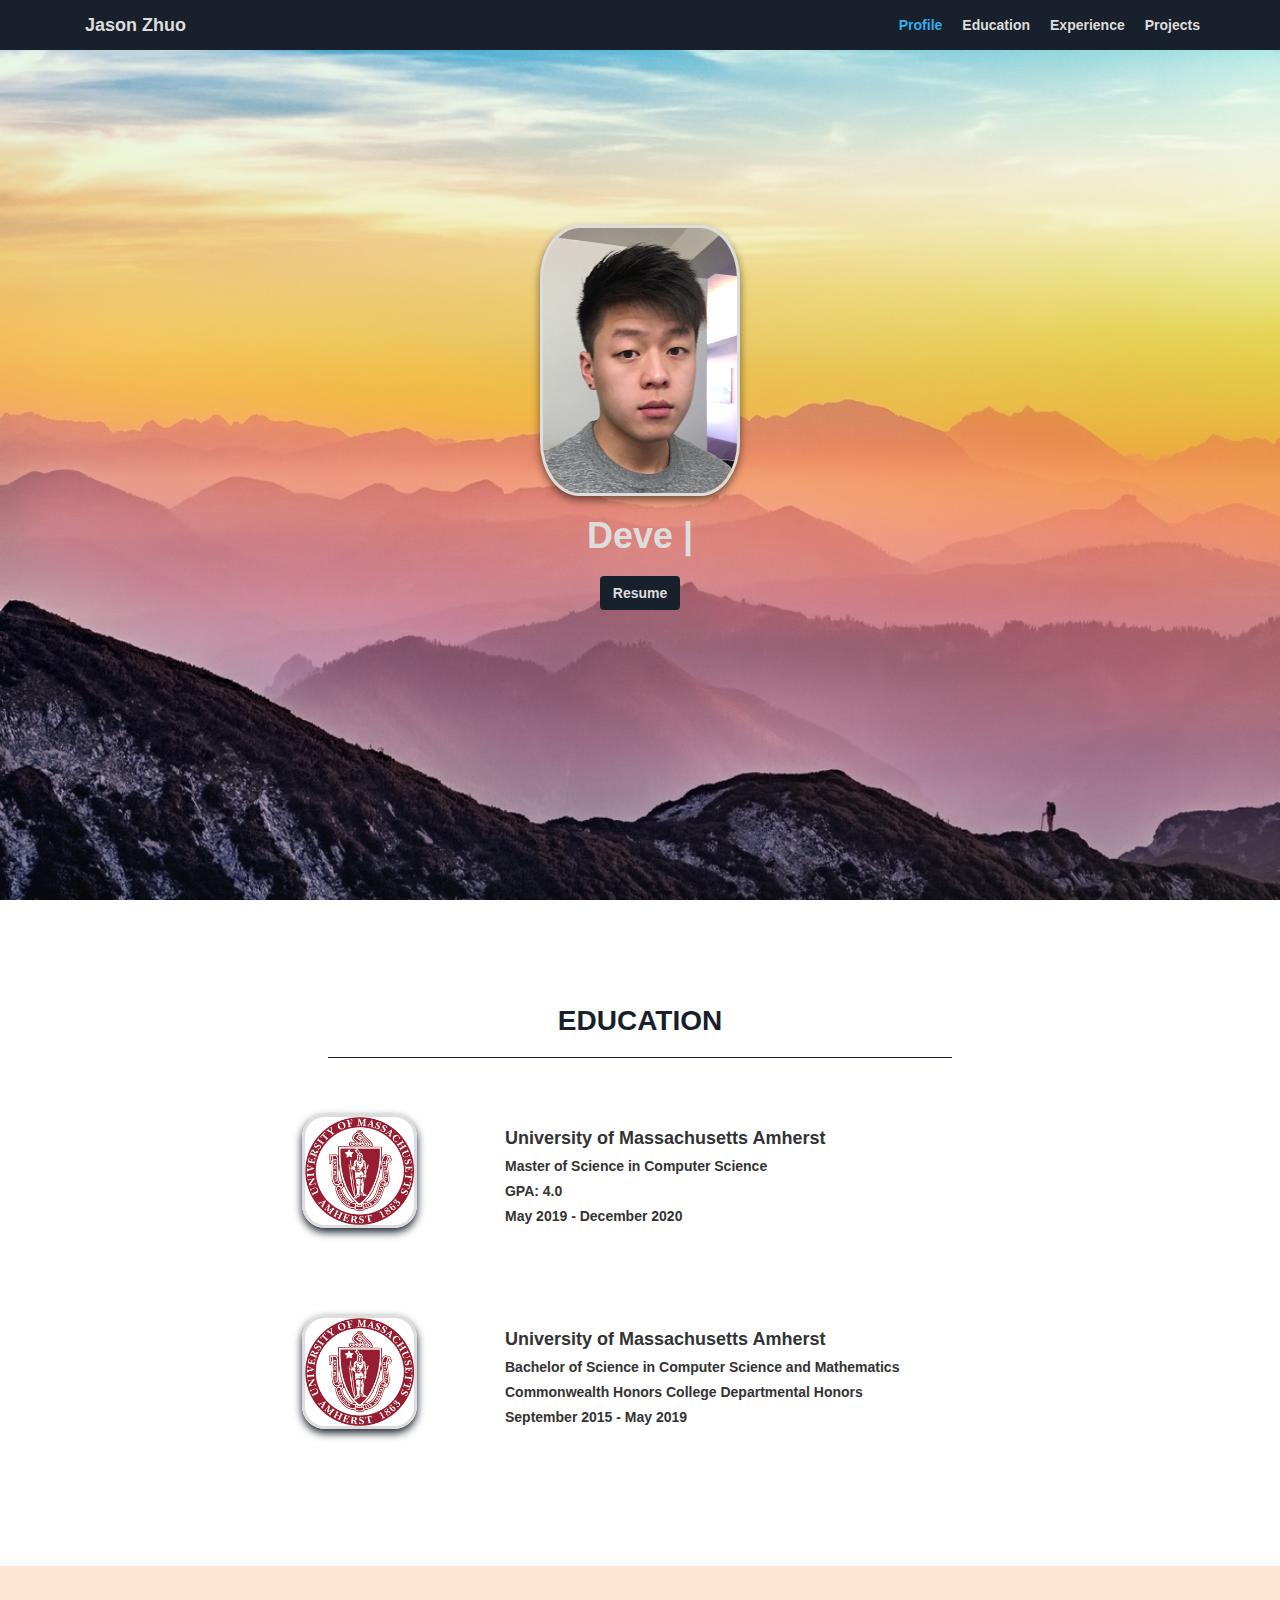
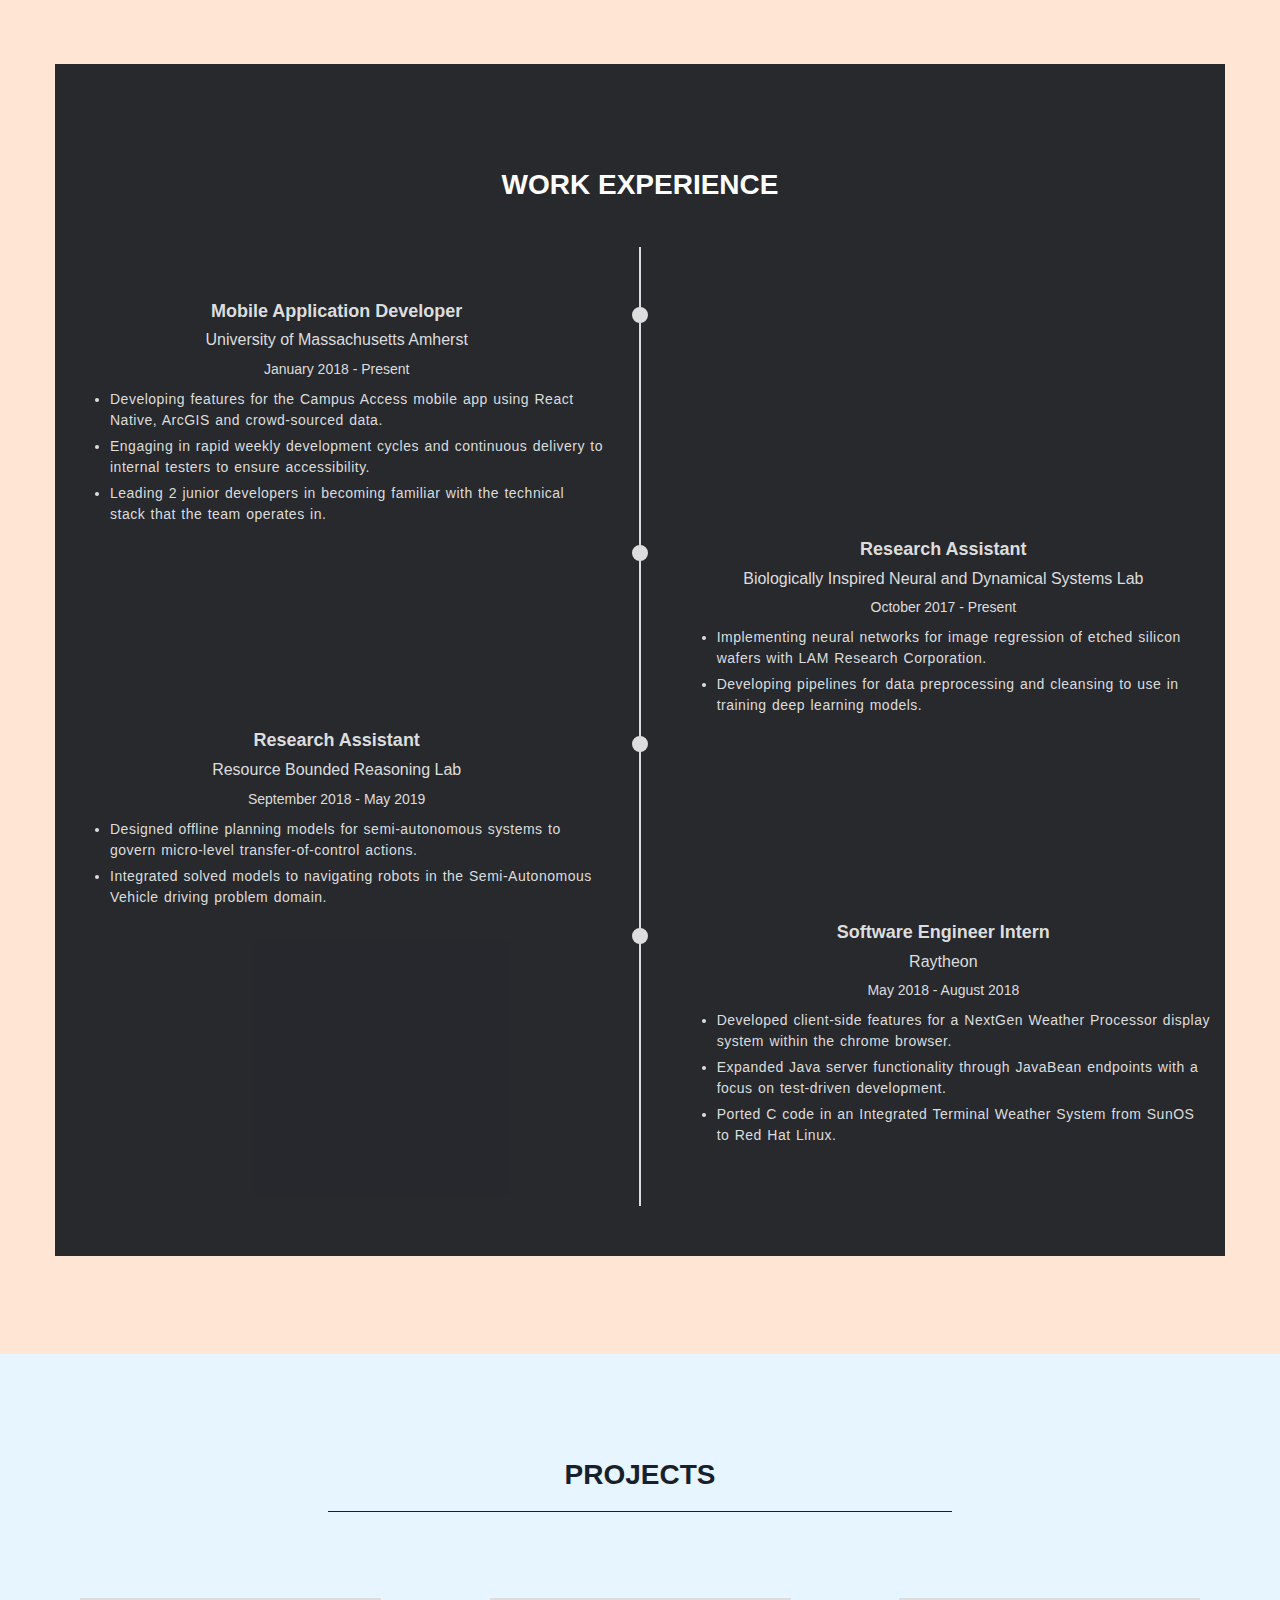
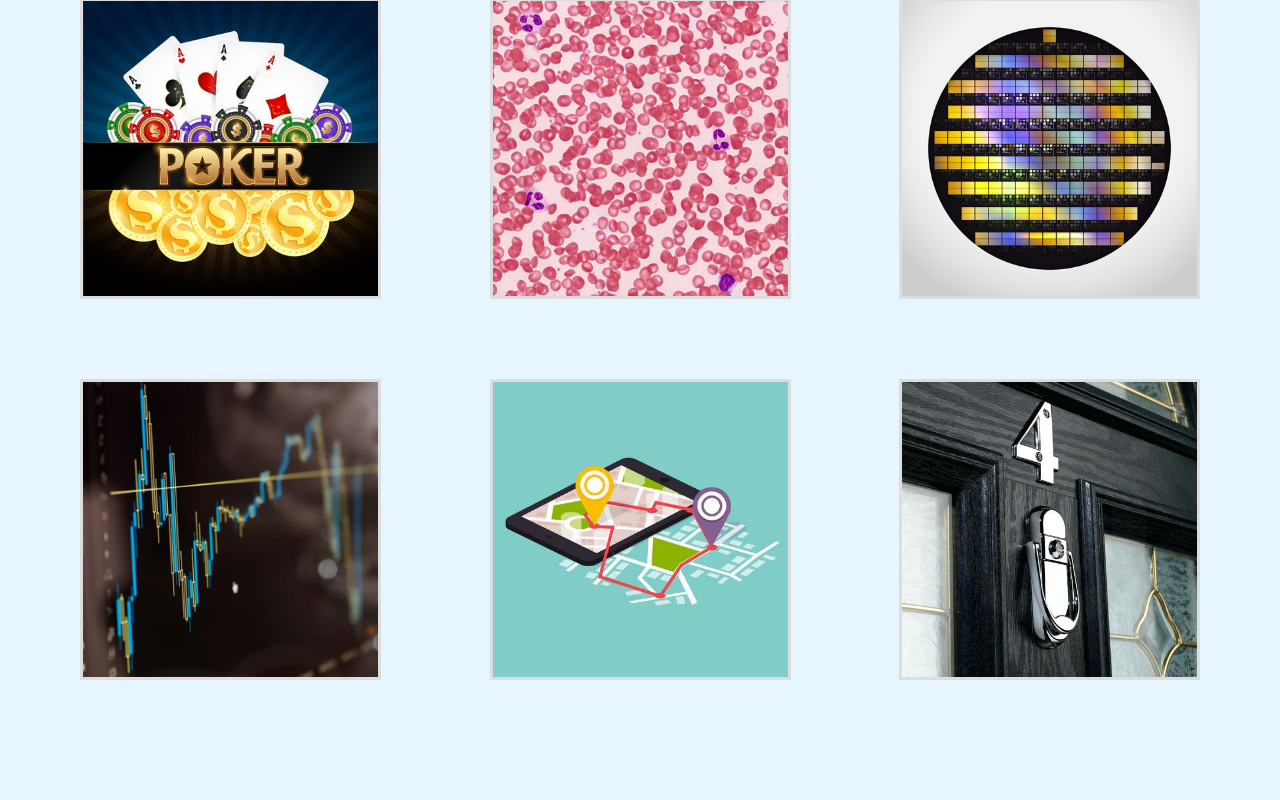
<file: index.html>
<!DOCTYPE html>
<html>

<head>
  <meta charset="utf-8">
  <meta name="viewport" content="width=device-width, initial-scale=1">
  <title> Jason Zhuo's Website </title>
  <link rel="stylesheet" href="css/main.css">
  <link rel="stylesheet" href="css/navbar.css">
  <link rel="stylesheet" href="css/bootstrap.min.css">
</head>

<body>

  <header class="animation">
    <nav class="navbar_header">
      <div class="container">
        <div class="navbar-header">
          <button type="button" class="navbar-toggle collapsed" data-toggle="collapse" data-target="#navbar_collapse"
            aria-expanded="false">
            <span class="icon-bar"></span>
            <span class="icon-bar"></span>
            <span class="icon-bar"></span>
          </button>
          <a class="navbar-brand animation" id="brand_name" href="index.html">Jason Zhuo</a>
        </div>
        <div class="navbar-collapse collapse" id="navbar_collapse">
          <ul class="navbar-right navbar-nav nav">
            <li><a href="#Profile" class="active_link hover_link nav-item">Profile</a></li>
            <li><a href="#Education" class="passive_link hover_link nav-item">Education</a></li>
            <li><a href="#Experience" class="passive_link hover_link nav-item">Experience</a></li>
            <li><a href="#Projects" class="passive_link hover_link nav-item">Projects</a></li>
<!--             <li><a href="#Skills" class="passive_link hover_link nav-item">Skills</a></li>
            <li><a href="#Contact" class="passive_link hover_link nav-item">Contact</a></li> -->
          </ul>
        </div>
      </div>
    </nav>
  </header>

  <section id="Profile">
    <div class="container image_container">
      <div class="profile_image_wrapper">
        <img class="profile_image" src="images/jzhuo_profile_picture.jpg" alt="Jason Zhuo Profile Picture" />
        <h1 id="jzhuo_profile_description">
          <span class="typed"> </span>
          <span class="typedCursor">|</span>
        </h1>
        <a href="https://drive.google.com/open?id=1suRU7XuVhULYm7f56ErKyBLVDs1XEJUi" class="btn custom_cv_button" id="cv_button">Resume</a>
      </div>
    </div>
  </section>

  <section id="Education">

    <div class="section_header">
      <h2 class="section_header_text">
        Education
      </h2>
      <hr class="header_break_line">
    </div>

    <div class="container">
      <div class="education_row row">
        <div class="col-md-4">
          <img class="education_logo" src="images/umass_amherst_logo.png">
        </div>
        <div class="col-md-8">
          <h4>University of Massachusetts Amherst</h4>
          <h5>Master of Science in Computer Science</h5>
          <h5>GPA: 4.0</h5>
          <h5>May 2019 - December 2020</h5>
        </div>
      </div>
      <div class="education_row row">
        <div class="col-md-4">
          <img class="education_logo" src="images/umass_amherst_logo.png">
        </div>
        <div class="col-md-8">
          <h4>University of Massachusetts Amherst</h4>
          <h5>Bachelor of Science in Computer Science and Mathematics</h5>
          <h5>Commonwealth Honors College Departmental Honors</h5>
          <h5>September 2015 - May 2019</h5>
        </div>
      </div>
    </div>
  </section>

  <section id="Experience">
    <div class="experience_container container">

      <div class="section_header">
        <h2 class="section_header_text">
          WORK EXPERIENCE
        </h2>
      </div>

      <div class="container">
        <div class="timeline_item_left">
          <div class="timeline_item_circle"></div>
          <div class="timeline_item_body_container">
            <h3 class="timeline_item_body_position">
              Mobile Application Developer
            </h3>
            <h4 class="timeline_item_body_company">
              University of Massachusetts Amherst
            </h4>
            <span class="timeline_item_body_time"> January 2018 - Present </span>
            <ul class="timeline_item_body_description">
              <li>
                Developing features for the Campus Access mobile app using React Native, ArcGIS and crowd-sourced data.
              </li>
              <li>
                Engaging in	rapid	weekly	development	cycles	and	continuous	delivery	to	internal	testers	to	ensure	accessibility.
              </li>
              <li>
                Leading	2	junior	developers	in	becoming familiar	with	the	technical	stack that the	team	operates	in.
              </li>
            </ul>
          </div>
        </div>
        
        <div class="timeline_item_right">
          <div class="timeline_item_circle"></div>
          <div class="timeline_item_body_container">
            <h3 class="timeline_item_body_position">
              Research Assistant
            </h3>
            <h4 class="timeline_item_body_company">
              Biologically Inspired Neural and Dynamical Systems Lab
            </h4>
            <span class="timeline_item_body_time">
              October 2017 - Present
            </span>
            <ul class="timeline_item_body_description">
              <li>
                Implementing neural	networks	for	image	regression	of	etched	silicon	wafers	with LAM	Research	Corporation.
              </li>
              <li>
                Developing pipelines	for	data	preprocessing	and	cleansing	to	use	in	training	deep learning	models.
              </li>
            </ul>
          </div>
        </div>
        
        <div class="timeline_item_left">
          <div class="timeline_item_circle"></div>
          <div class="timeline_item_body_container">
            <h3 class="timeline_item_body_position">
              Research Assistant
            </h3>
            <h4 class="timeline_item_body_company">
              Resource Bounded Reasoning Lab
            </h4>
            <span class="timeline_item_body_time">
              September 2018 - May 2019
            </span>
            <ul class="timeline_item_body_description">
              <li>
                Designed offline	planning	models	for	semi-autonomous	systems	to	govern micro-level transfer-of-control	actions.
              </li>
              <li>
                Integrated solved	models	to	navigating	robots	in	the	Semi-Autonomous	Vehicle	driving	problem	domain.
              </li>
            </ul>
          </div>
        </div>
        
        <div class="timeline_item_right">
          <div class="timeline_item_circle"></div>
          <div class="timeline_item_body_container">
            <h3 class="timeline_item_body_position">
              Software Engineer Intern
            </h3>
            <h4 class="timeline_item_body_company">
              Raytheon
            </h4>
            <span class="timeline_item_body_time">
              May 2018 - August 2018
            </span>
            <ul class="timeline_item_body_description">
              <li>
                Developed	client-side	features for	a NextGen	Weather	Processor	display	system	within	the	chrome	browser.
              </li>
              <li>
                Expanded	Java	server functionality	through JavaBean	endpoints	with	a	focus	on	test-driven	development.
              </li>
              <li>
                Ported	C	code	in	an	Integrated	Terminal	Weather	System	from	SunOS	to	Red	Hat	Linux.
              </li>
            </ul>
          </div>
        </div>

    </div>
  </section>

  <section id="Projects">

    <div class="section_header">
      <h2 class="section_header_text">
        Projects
      </h2>
      <hr class="header_break_line">
    </div>

    <div class="container">

      <div class="row">

        <div class="projects_left_column col-md-4 col-xs-12">
          <div class="project_container">
            <img class="project_image" src="images/poker_image.jpg">
            <div class="project_image_overlay_container">
              <h3 class="project_title">
                Poker Brain
              </h3>
              <hr class="header_break_line">
              <p class="project_description">
                An intelligent poker bot trained with Reinforcement Learning algorithms used to optimize earnings in
                simulations of Poker.
              </p>
              <div class="project_language_container">
                <p class="project_languages_header">
                  Languages/Libraries:
                </p>
                <hr class="language_break_line">
                <p class="project_languages">
                  Python, Numpy
                </p>
              </div>
            </div>
          </div>
        </div>
        <div class="projects_middle_column col-md-4 col-xs-12">
          <div class="project_container middle_project_divider">
            <img class="project_image" src="images/cll_project_image.jpg">
            <div class="project_image_overlay_container">
              <h3 class="project_title">
                CLL Leukemia Regression
              </h3>
              <hr class="header_break_line">
              <p class="project_description">
                A machine learning model is learned to predict the best treatment for patients with Chronic Lymphocytic
                Leukemia.
              </p>
              <div class="project_language_container">
                <p class="project_languages_header">
                  Languages/Libraries:
                </p>
                <hr class="language_break_line">
                <p class="project_languages">
                  Python, Keras, Numpy
                </p>
              </div>
            </div>
          </div>
        </div>
        <div class="projects_right_column col-md-4 col-xs-12">
          <div class="project_container">
            <img class="project_image" src="images/etch_regression_image.jpg">
            <div class="project_image_overlay_container">
              <h3 class="project_title">
                Silicon Wafer Etch Regression
              </h3>
              <hr class="header_break_line">
              <p class="project_description">
                A machine learning model is learned to predict the outcome of a silicon wafer etch.
              </p>
              <div class="project_language_container">
                <p class="project_languages_header">
                  Languages/Libraries:
                </p>
                <hr class="language_break_line">
                <p class="project_languages">
                  Python, Keras, Numpy, Pandas
                </p>
              </div>
            </div>
          </div>
        </div>
      </div>
      <div class="row">
        <div class="projects_left_column col-md-4 col-xs-12">
          <div class="project_container middle_project_divider">
            <img class="project_image" src="images/genetic_sgd_image.png">
            <div class="project_image_overlay_container">
              <h3 class="project_title">
                Genetic SGD Optimization
              </h3>
              <hr class="header_break_line">
              <p class="project_description">
                A hybrid neural network training algorithm using that pairs genetic algorithms with
                stochastic gradient descent.
              </p>
              <div class="project_language_container">
                <p class="project_languages_header">
                  Languages/Libraries:
                </p>
                <hr class="language_break_line">
                <p class="project_languages">
                  Python, scikit-learn, Numpy, Pandas
                </p>
              </div>
            </div>
          </div>
        </div>
        <div class="projects_middle_column col-md-4 col-xs-12">
          <div class="project_container middle_project_divider">
            <img class="project_image" src="images/umass_access_image.jpg">
            <div class="project_image_overlay_container">
              <h3 class="project_title">
                UMass Access
              </h3>
              <hr class="header_break_line">
              <p class="project_description">
                An android mobile application that utilizes crowd-sourced geolocation data to visualize
                obstructions on campus.
              </p>
              <div class="project_language_container">
                <p class="project_languages_header">
                  Languages/Libraries:
                </p>
                <hr class="language_break_line">
                <p class="project_languages">
                  Java, Django, MySQL, Android Studio, AWS
                </p>
              </div>
            </div>
          </div>
        </div>
        <div class="projects_right_column col-md-4 col-xs-12">
          <div class="project_container middle_project_divider">
            <img class="project_image" src="images/decibell_dorm_image.jpg">
            <div class="project_image_overlay_container">
              <h3 class="project_title">
                Decibell Dorm
              </h3>
              <hr class="header_break_line">
              <p class="project_description">
                A smart dorm security device that alerts users with a description of the guest at the door.
              </p>
              <div class="project_language_container">
                <p class="project_languages_header">
                  Languages/Libraries:
                </p>
                <hr class="language_break_line">
                <p class="project_languages">
                  Java, Python, C, Clarifai API
                </p>
              </div>
            </div>
          </div>
        </div>
      </div>
    </div>
  </section>
<!-- 
  <section id="SkillS">
  </section>

  <section id="Contact">
  </section> -->

  <!-- ***********************************************************
                        The javascript files used
         *********************************************************** -->
  <script src="jquery/jquery.min.js"></script>
  <script type="text/javascript" src="js/main.js"> </script>
  <script type="text/javascript" src="js/typed.js"> </script>
  <script type="text/javascript" src="js/bootstrap.min.js"> </script>

</body>

</html>
</file>
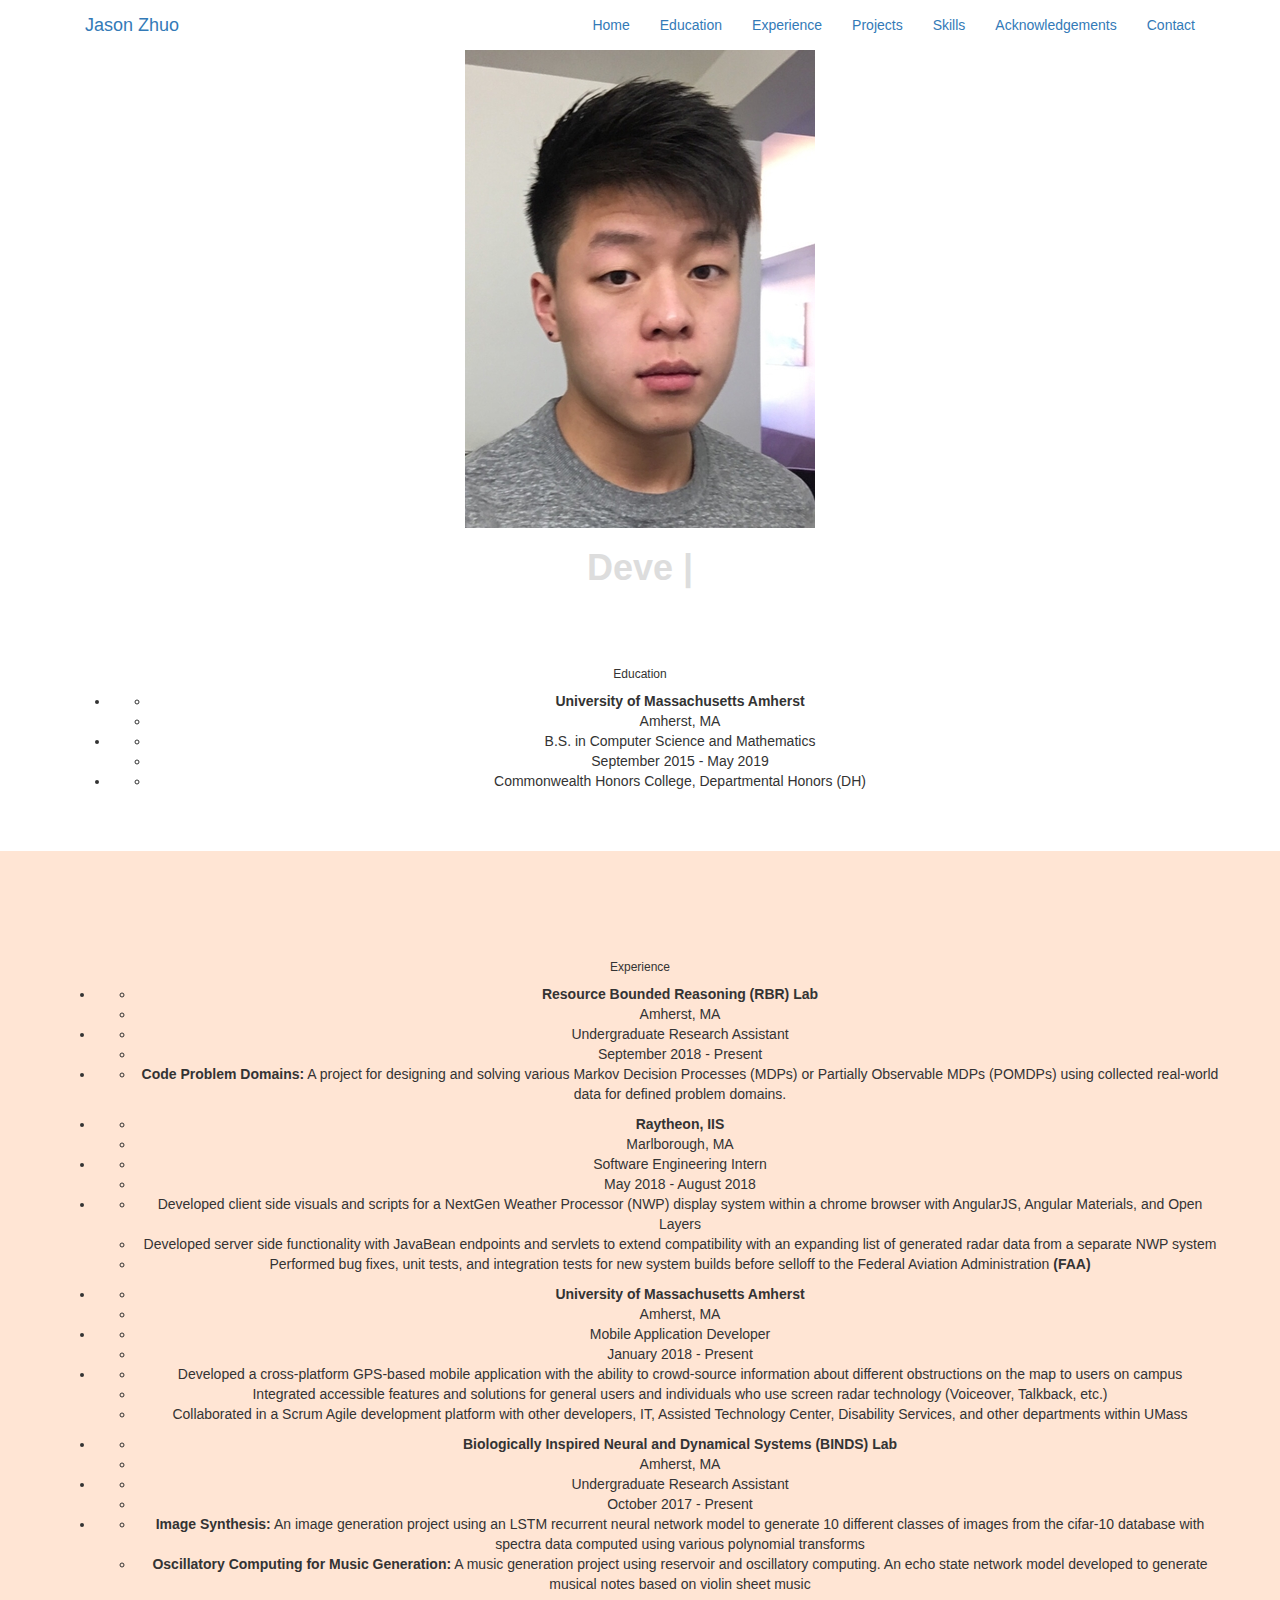
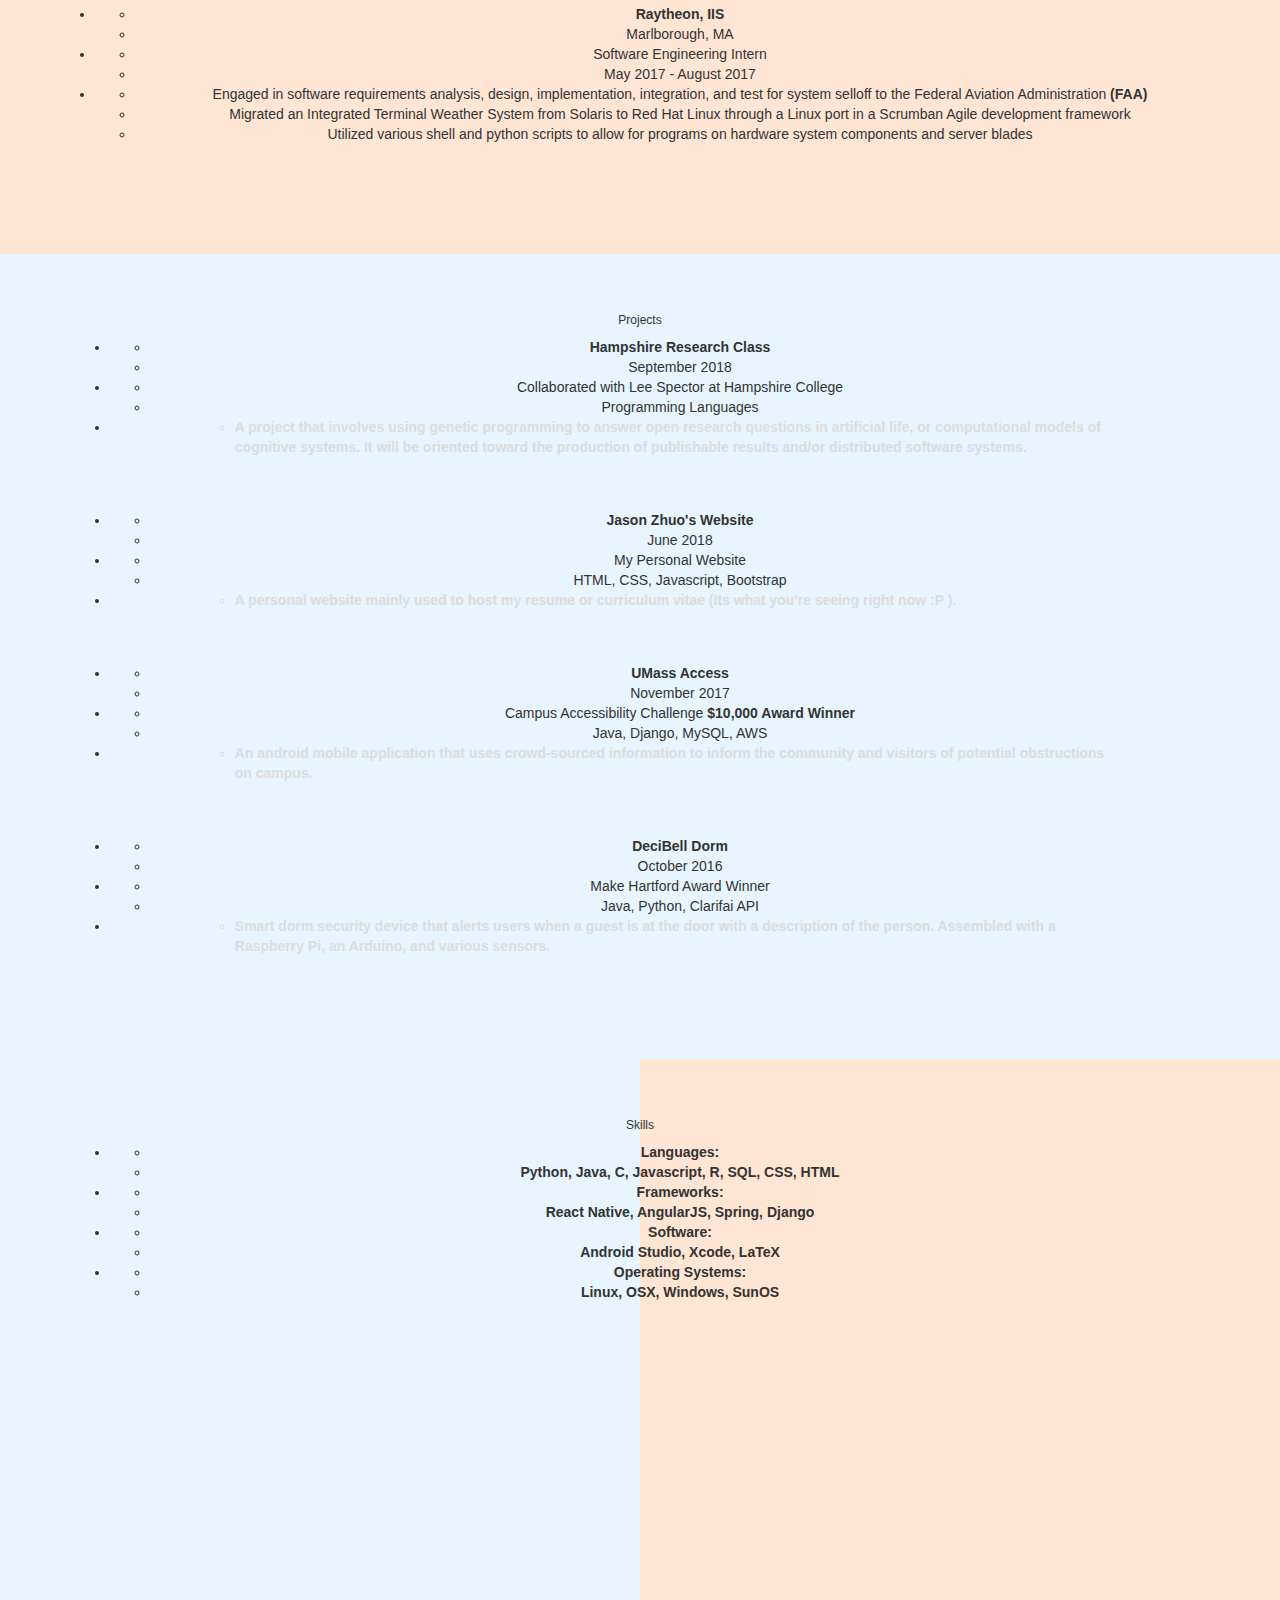
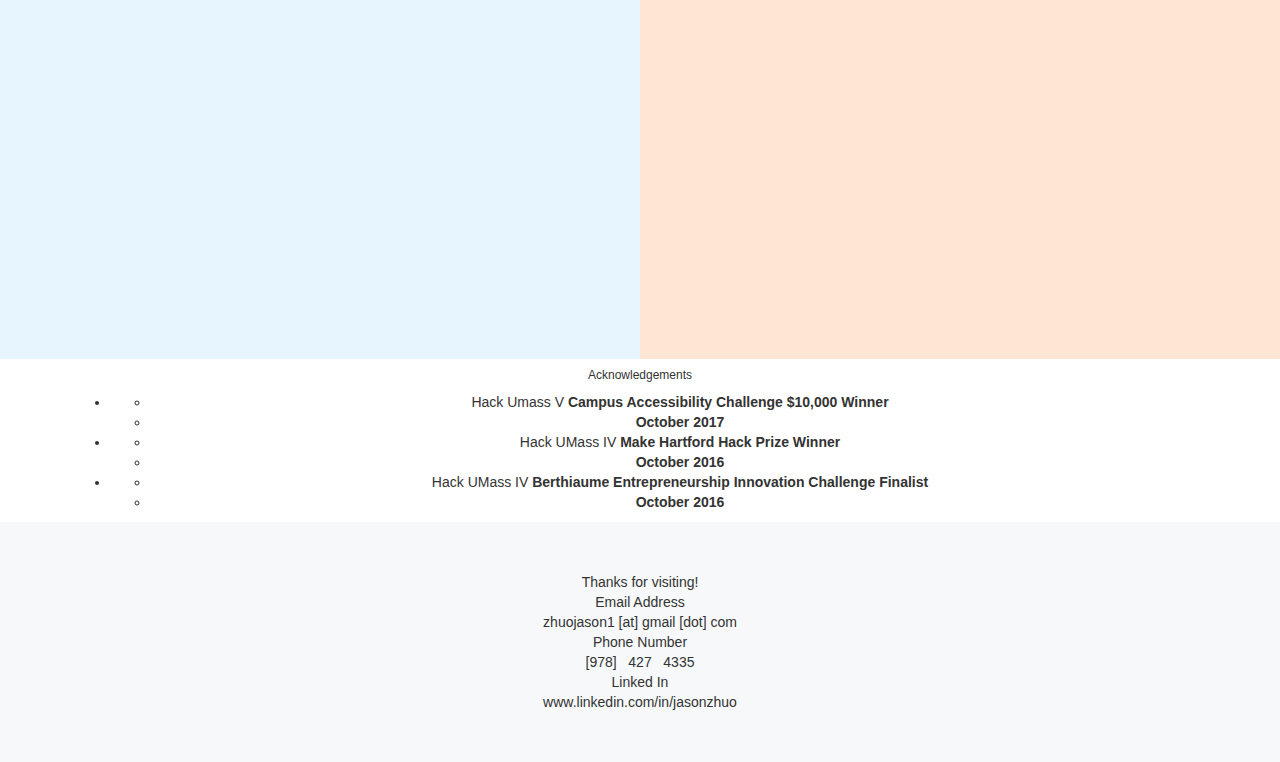
<file: index_remove.html>
<!DOCTYPE html>

<html>

  <head>

    <meta charset="utf-8">
    <meta name="viewport" content="width=device-width, initial-scale=1">

    <title> Jason Zhuo's Website </title>
    <link rel="stylesheet" href="css/main.css">
    <link rel="stylesheet" href="css/bootstrap.min.css">
    
  </head>
  
  <body>

    <header id="nav_bar_wrapper" class="animation">
      <nav>
        <div class="container">
          <div class="navbar-header">
            <button type="button" class="navbar-toggle collapsed" data-toggle="collapse" data-target="#mb-navbar" aria-expanded="false">
              <span class="icon-bar"></span>
              <span class="icon-bar"></span>
              <span class="icon-bar"></span>
            </button>
            <a class="navbar-brand animation" id="header_name" href="/">Jason Zhuo</a>
          </div>
          <!-- ^end of navbar-header -->
          <div class="navbar-collapse collapse" id="mb-navbar">
            <ul class="navbar-right navbar-nav nav">
              <li>
                <a href="#Home" class="active_link hover_link" id="home_link">Home</a>
              </li>
              <li>
                <a href="#Education" class="passive_link hover_link" id="education_link">Education</a>
              </li>
              <li>
                <a href="#Experience" class="passive_link hover_link" id="experience_link">Experience</a>
              </li>
              <li>
                <a href="#Projects" class="passive_link hover_link" id="projects_link">Projects</a>
              </li>
              <li>
                <a href="#Skills" class="passive_link hover_link" id="skills_link">Skills</a>
              </li>
              <li>
                <a href="#acknowledgements_anchor_link" class="passive_link hover_link" id="acknowledgements_link">Acknowledgements</a>
              </li>
              <li>
                <a href="#Contact" class="passive_link hover_link" id="contact_link">Contact</a>
              </li>
            </ul>
            <!-- ^end of navbar-right -->
          </div>
          <!-- ^end of navbar-collapse -->
        </div>
        <!-- ^end of container -->
      </nav>
      <!-- ^end of nav -->
    </header>
    <!-- ^end of nav_bar_wrapper -->
    
    <section id="Home" class="body_page_sections">
      <div id="home_page_wrapper">
        <div class="center_wrapper text-center">
          <div id="profile_image">
            <img src="images/jzhuo_profile.jpg" alt="Jason Zhuo Profile Picture">
          </div>
          <h1 id="jzhuo_profile_description">
            <span class="typed"> </span>
            <span class="typedCursor">|</span>
          </h1>
        </div>
        <!-- ^end of center_wrapper -->
      </div>
      <!-- ^end of home_page_wrapper -->
    </section>
    <!-- ^end of home -->
    
    <section id="Education" class="body_page_sections">
      <div class="container" id="education_container">
        <div class="center_wrapper text-center">
          <div id="education_header_container" class="text-center">
            <h6 class="section_headers section_header_small">
              Education
            </h6>
          </div>
          <!-- ^end of projects_header_container -->
          <div class="section_body_wrapper last_section_body_wrapper">
            <ul class="cv_item_list">
              <li>
                <ul>
                  <li class="cv_item_first">
                    <b> University of Massachusetts Amherst </b>
                  </li>
                  <li class="cv_item_second">
                    Amherst, MA
                  </li>
                </ul>
              </li>
              <!-- ^end of first line of education information -->
              <li>
                <ul>
                  <li class="cv_item_third">
                    B.S. in Computer Science and Mathematics
                  </li>
                  <li class="cv_item_fourth">
                    September 2015 - May 2019
                  </li>
                </ul>
              </li>
              <!-- ^end of second line of education information -->
              <li>
                <ul>
                  <li class="cv_item_third">
                    Commonwealth Honors College, Departmental Honors (DH)
                  </li>
                </ul>
              </li>
              <!-- ^end of third line of education information -->
            </ul>
            <!-- ^end of cv_item_list -->
          </div>
          <!-- ^end of section_body_wrapper -->
        </div>
        <!-- ^end of center_wrapper -->
      </div>
      <!-- ^end of container -->
    </section>
    <!-- ^end of Education section -->
    
    <section id="Experience" class="body_page_sections">
      <div class="container">
        <div id="experience_header_container" class="text-center">
          <h6 class="section_headers">
            Experience
          </h6>
        </div>
        <!-- ^end of experience_header_container -->
        <div class="section_body_wrapper">
          <ul class="cv_item_list">
            <li>
              <ul>
                <li class="cv_item_first">
                  <b> Resource Bounded Reasoning (RBR) Lab </b>
                </li>
                <li class="cv_item_second">
                  Amherst, MA
                </li>
              </ul>
            </li>
            <!-- ^end of first line of job information -->
            <li>
              <ul>
                <li class="cv_item_third">
                  Undergraduate Research Assistant
                </li>
                <li class="cv_item_fourth">
                  September 2018 - Present
                </li>
              </ul>
            </li>
            <!-- ^end of second line of job information -->
            <li>
              <ul>
                <li class="cv_item_bullets">
                  <b>Code Problem Domains:</b> A project for designing and solving various Markov Decision Processes (MDPs) or Partially Observable MDPs
(POMDPs) using collected real-world data for defined problem domains.
                </li>
              </ul>
            </li>
            <!-- ^end of third line of job information -->
          </ul>
          <!-- ^end of cv_item_list -->
        </div>
        <!-- ^end of section_body_wrapper -->
        <div class="section_header_separator">
        </div>
        <!-- ^end of section_header_separator -->
        <div class="section_body_wrapper">
          <ul class="cv_item_list">
            <li>
              <ul>
                <li class="cv_item_first">
                  <b> Raytheon, IIS </b>
                </li>
                <li class="cv_item_second">
                  Marlborough, MA
                </li>
              </ul>
            </li>
            <!-- ^end of first line of job information -->
            <li>
              <ul>
                <li class="cv_item_third">
                  Software Engineering Intern
                </li>
                <li class="cv_item_fourth">
                  May 2018 - August 2018
                </li>
              </ul>
            </li>
            <!-- ^end of second line of job information -->
            <li>
              <ul>
                <li class="cv_item_bullets">
                  Developed client side visuals and scripts for a NextGen Weather Processor (NWP) display system within a chrome browser with AngularJS, Angular Materials, and Open Layers
                </li>
                <li class="cv_item_bullets">
                  Developed server side functionality with JavaBean endpoints and servlets to extend compatibility with an expanding list of generated radar data from a separate NWP system 
                </li>
                <li class="cv_item_bullets">
                  Performed bug fixes, unit tests, and integration tests for new system builds before selloff to the Federal Aviation Administration <b>(FAA)</b>
                </li>
              </ul>
            </li>
            <!-- ^end of third line of job information -->
          </ul>
          <!-- ^end of cv_item_list -->
        </div>
        <!-- ^end of section_body_wrapper -->
        <div class="section_header_separator">
        </div>
        <!-- ^end of section_header_separator -->
        <div class="section_body_wrapper">
          <ul class="cv_item_list">
            <li>
              <ul>
                <li class="cv_item_first">
                  <b> University of Massachusetts Amherst </b>
                </li>
                <li class="cv_item_second">
                  Amherst, MA
                </li>
              </ul>
            </li>
            <!-- ^end of first line of job information -->
            <li>
              <ul>
                <li class="cv_item_third">
                  Mobile Application Developer
                </li>
                <li class="cv_item_fourth">
                  January 2018 - Present
                </li>
              </ul>
            </li>
            <!-- ^end of second line of job information -->
            <li>
              <ul>
                <li class="cv_item_bullets">
                  Developed a cross-platform GPS-based mobile application with the ability to crowd-source information about different obstructions
on the map to users on campus
                </li>
                <li class="cv_item_bullets">
                  Integrated accessible features and solutions for general users and individuals who use screen radar technology (Voiceover, Talkback,
etc.)
                </li>
                <li class="cv_item_bullets">
                  Collaborated in a Scrum Agile development platform with other developers, IT, Assisted Technology Center, Disability Services, and
other departments within UMass
                </li>
              </ul>
            </li>
            <!-- ^end of third line of job information -->
          </ul>
          <!-- ^end of cv_item_list -->
        </div>
        <!-- ^end of section_body_wrapper -->
        <div class="section_header_separator">
        </div>
        <!-- ^end of section_header_separator -->
        <div class="section_body_wrapper">
          <ul class="cv_item_list">
            <li>
              <ul>
                <li class="cv_item_first">
                  <b> Biologically Inspired Neural and Dynamical Systems (BINDS) Lab </b>
                </li>
                <li class="cv_item_second">
                  Amherst, MA
                </li>
              </ul>
            </li>
            <!-- ^end of first line of job information -->
            <li>
              <ul>
                <li class="cv_item_third">
                  Undergraduate Research Assistant
                </li>
                <li class="cv_item_fourth">
                  October 2017 - Present
                </li>
              </ul>
            </li>
            <!-- ^end of second line of job information -->
            <li>
              <ul>
                <li class="cv_item_bullets">
                  <b>Image Synthesis:</b> An image generation project using an LSTM recurrent neural network model to generate 10 different classes of
images from the cifar-10 database with spectra data computed using various polynomial transforms
                </li>
                <li class="cv_item_bullets">
                  <b> Oscillatory Computing for Music Generation:</b> A music generation project using reservoir and oscillatory computing. An echo state
network model developed to generate musical notes based on violin sheet music
                </li>
              </ul>
            </li>
            <!-- ^end of third line of job information -->
          </ul>
          <!-- ^end of cv_item_list -->
        </div>
        <!-- ^end of section_body_wrapper -->
        <div class="section_header_separator">
        </div>
        <!-- ^end of section_header_separator -->
        <div class="section_body_wrapper last_section_body_wrapper">
          <ul class="cv_item_list">
            <li>
              <ul>
                <li class="cv_item_first">
                  <b> Raytheon, IIS </b>
                </li>
                <li class="cv_item_second">
                  Marlborough, MA
                </li>
              </ul>
            </li>
            <!-- ^end of first line of job information -->
            <li>
              <ul>
                <li class="cv_item_third">
                  Software Engineering Intern
                </li>
                <li class="cv_item_fourth">
                  May 2017 - August 2017
                </li>
              </ul>
            </li>
            <!-- ^end of second line of job information -->
            <li>
              <ul>
                <li class="cv_item_bullets">
                  Engaged in software requirements analysis, design, implementation, integration, and test for system selloff to the Federal Aviation
                  Administration <b>(FAA)</b>
                </li>
                <li class="cv_item_bullets">
                  Migrated an Integrated Terminal Weather System from Solaris to Red Hat Linux through a Linux port in a Scrumban Agile development
framework
                </li>
                <li class="cv_item_bullets">
                  Utilized various shell and python scripts to allow for programs on hardware system components and server blades
                </li>
              </ul>
            </li>
            <!-- ^end of third line of job information -->
          </ul>
          <!-- ^end of cv_item_list -->
        </div>
        <!-- ^end of section_body_wrapper -->
      </div>
      <!-- ^end of container -->
    </section>
    <!-- ^end of Experience section -->
    
    <section id="Projects" class="body_page_sections">
      <div class="container">
        <div id="projects_header_container" class="text-center">
          <h6 class="section_headers">
            Projects
          </h6>
        </div>
        <!-- ^end of projects_header_container -->
        <div class="section_body_wrapper">
          <ul class="cv_item_list">
            <li>
              <ul>
                <li class="cv_item_first">
                  <b> Hampshire Research Class </b>
                </li>
                <li class="cv_item_second">
                  September 2018
                </li>
              </ul>
            </li>
            <!-- ^end of first line of project information -->
            <li>
              <ul>
                <li class="cv_item_third">
                  Collaborated with Lee Spector at Hampshire College
                </li>
                <li class="cv_item_fourth">
                  Programming Languages
                </li>
              </ul>
            </li>
            <!-- ^end of second line of project information -->
            <li>
              <ul>
                <li class="cv_item_bullets project_description">
                  A project that involves using genetic programming to answer open research questions in artificial life, or computational models of
cognitive systems. It will be oriented toward the production of publishable results and/or distributed software systems.
                </li>
              </ul>
            </li>
            <!-- ^end of third line of project information -->
          </ul>
          <!-- ^end of cv_item_list -->
        </div>
        <!-- ^end of section_body_wrapper -->
        <div class="section_header_separator">
        </div>
        <!-- ^end of section_header_separator -->
        <div class="section_body_wrapper">
          <ul class="cv_item_list">
            <li>
              <ul>
                <li class="cv_item_first">
                  <b> Jason Zhuo's Website </b>
                </li>
                <li class="cv_item_second">
                  June 2018
                </li>
              </ul>
            </li>
            <!-- ^end of first line of project information -->
            <li>
              <ul>
                <li class="cv_item_third">
                  My Personal Website
                </li>
                <li class="cv_item_fourth">
                  HTML, CSS, Javascript, Bootstrap
                </li>
              </ul>
            </li>
            <!-- ^end of second line of project information -->
            <li>
              <ul>
                <li class="cv_item_bullets project_description">
                  A personal website mainly used to host my resume or curriculum vitae (Its what you're seeing right now :P ).
                </li>
              </ul>
            </li>
            <!-- ^end of third line of project information -->
          </ul>
          <!-- ^end of cv_item_list -->
        </div>
        <!-- ^end of section_body_wrapper -->
        <div class="section_header_separator">
        </div>
        <!-- ^end of section_header_separator -->
        <div class="section_body_wrapper">
          <ul class="cv_item_list">
            <li>
              <ul>
                <li class="cv_item_first">
                  <b> UMass Access </b>
                </li>
                <li class="cv_item_second">
                  November 2017
                </li>
              </ul>
            </li>
            <!-- ^end of first line of project information -->
            <li>
              <ul>
                <li class="cv_item_third">
                  Campus Accessibility Challenge <b> $10,000 Award Winner </b>
                </li>
                <li class="cv_item_fourth">
                  Java, Django, MySQL, AWS
                </li>
              </ul>
            </li>
            <!-- ^end of second line of project information -->
            <li>
              <ul>
                <li class="cv_item_bullets project_description">
                  An android mobile application that uses crowd-sourced information to inform the community and visitors of potential obstructions on
campus.
                </li>
              </ul>
            </li>
            <!-- ^end of third line of project information -->
          </ul>
          <!-- ^end of cv_item_list -->
        </div>
        <!-- ^end of section_body_wrapper -->
        <div class="section_header_separator">
        </div>
        <!-- ^end of section_header_separator -->
        <div class="section_body_wrapper last_section_body_wrapper">
          <ul class="cv_item_list">
            <li>
              <ul>
                <li class="cv_item_first">
                  <b> DeciBell Dorm </b>
                </li>
                <li class="cv_item_second">
                  October 2016
                </li>
              </ul>
            </li>
            <!-- ^end of first line of project information -->
            <li>
              <ul>
                <li class="cv_item_third">
                  Make Hartford Award Winner
                </li>
                <li class="cv_item_fourth">
                  Java, Python, Clarifai API
                </li>
              </ul>
            </li>
            <!-- ^end of second line of project information -->
            <li>
              <ul>
                <li class="cv_item_bullets project_description">
                  Smart dorm security device that alerts users when a guest is at the door with a description of the person. Assembled with a Raspberry
Pi, an Arduino, and various sensors.
                </li>
              </ul>
            </li>
            <!-- ^end of third line of project information -->
          </ul>
          <!-- ^end of cv_item_list -->
        </div>
        <!-- ^end of section_body_wrapper -->
      </div>
      <!-- ^end of container -->
    </section>
    <!-- ^end of Projects section -->
    
    <section id="Skills" class="body_page_sections">
      <div class="container" id="skills_container">
        <div class="center_wrapper text-center">
          <div class="skill_ack_padding">
          </div>
          <!-- ^end of padding -->
          <div id="skills_header_container" class="text-center">
            <h6 class="section_headers section_header_small">
              Skills
            </h6>
          </div>
          <!-- ^end of skills_header_container -->
          <!-- ^end of acknowledgements_header_container -->
          <div class="section_header_separator">
          </div>
          <!-- ^end of section_header_separator -->
          <div class="section_header_separator">
          </div>
          <!-- ^end of section_header_separator -->
          <div class="section_body_wrapper last_section_body_wrapper">
            <ul class="cv_item_list">
              <li>
                <ul>
                  <li class="skills_ack_descriptor_left">
                    <b>Languages: </b>
                  </li>
                  <li class="skills_ack_descriptor_right">
                    <b>Python, Java, C, Javascript, R, SQL, CSS, HTML</b>
                  </li>
                </ul>
              </li>
              <!-- ^end of first line of skills information -->
              <li>
                <ul>
                  <li class="skills_ack_descriptor_left" id="acknowledgements_anchor_link">
                    <b>Frameworks: </b>
                  </li>
                  <li class="skills_ack_descriptor_right">
                    <b>React Native, AngularJS, Spring, Django</b>
                  </li>
                </ul>
              </li>
              <!-- ^end of second line of skills information -->
              <li>
                <ul>
                  <li class="skills_ack_descriptor_left">
                    <b>Software: </b>
                  </li>
                  <li class="skills_ack_descriptor_right">
                    <b>Android Studio, Xcode, LaTeX</b>
                  </li>
                </ul>
              </li>
              <!-- ^end of third line of skills information -->
                            <li>
                <ul>
                  <li class="skills_ack_descriptor_left">
                    <b>Operating Systems: </b>
                  </li>
                  <li class="skills_ack_descriptor_right">
                    <b>Linux, OSX, Windows, SunOS</b>
                  </li>
                </ul>
              </li>
              <!-- ^end of third line of skills information -->
            </ul>
            <!-- ^end of cv_item_list -->
          </div>
          <!-- ^end of section_body_wrapper -->
        </div>
        <!-- ^end of center_wrapper -->
      </div>
      <!-- ^end of container -->
    </section>
    <!-- ^end of Skills section -->
    
    <section id="Acknowledgements">
      <div class="container" id="acknowledgements_container">
        <div class="center_wrapper text-center">
          <div class="skill_ack_padding">
          </div>
          <!-- ^end of padding -->
          <div id="acknowledgements_header_container" class="text-center">
            <h6 class="section_headers section_header_small">
              Acknowledgements
            </h6>
          </div>
          <!-- ^end of acknowledgements_header_container -->
          <div class="section_header_separator">
          </div>
          <!-- ^end of section_header_separator -->
          <div class="section_header_separator">
          </div>
          <!-- ^end of section_header_separator -->
          <div class="section_body_wrapper last_section_body_wrapper">
            <ul class="cv_item_list">
              <li>
                <ul>
                  <li class="skills_ack_descriptor_left">
                    Hack Umass V <b>Campus Accessibility Challenge $10,000 Winner</b>
                  </li>
                  <li class="skills_ack_descriptor_right">
                    <b>October 2017</b>
                  </li>
                </ul>
              </li>
              <!-- ^end of first line of acknowledgements information -->
              <li>
                <ul>
                  <li class="skills_ack_descriptor_left">
                    Hack UMass IV <b>Make Hartford Hack Prize Winner</b>
                  </li>
                  <li class="skills_ack_descriptor_right">
                    <b>October 2016</b>
                  </li>
                </ul>
              </li>
              <!-- ^end of second line of acknowledgements information -->
              <li>
                <ul>
                  <li class="skills_ack_descriptor_left">
                    Hack UMass IV <b>Berthiaume Entrepreneurship Innovation Challenge Finalist</b>
                  </li>
                  <li class="skills_ack_descriptor_right">
                    <b>October 2016</b>
                  </li>
                </ul>
              </li>
              <!-- ^end of third line of acknowledgements information -->
            </ul>
            <!-- ^end of cv_item_list -->
          </div>
          <!-- ^end of section_body_wrapper -->
        </div>
        <!-- ^end of center_wrapper -->
      </div>
      <!-- ^end of container -->
    </section>
    <!-- ^end of Acknowledgements section -->
    
    <section id="Contact" class="body_page_sections">
      <div id="contact_page_wrapper">
        <div class="center_wrapper text-center">
          <span id="thank_you_message" class="contact_message_first ">
            Thanks for visiting!
          </span>
          <div class="container">
            <div id="message_separator_first">
            </div>
          </div>
          <span class="contact_message_first">
            Email Address
          </span>
          <div class="container">
            <div class="message_separator_generic">                             
            </div>
          </div>
          <span class="contact_message_second">
            zhuojason1 [at] gmail [dot] com
          </span>
          <div class="container">
            <div id="message_separator_second">                             
            </div>
          </div>
          <span class="contact_message_first">
            Phone Number
          </span>
          <div class="container">
            <div class="message_separator_generic">                             
            </div>
          </div>
          <span class="contact_message_second">
            [978] &nbsp; 427 &nbsp; 4335
          </span>
          <div class="container">
            <div id="message_separator_third">                            
            </div>
          </div>
          <span class="contact_message_first">
            Linked In
          </span>
          <div class="container">
            <div class="message_separator_generic">                             
            </div>
          </div>
          <span class="contact_message_second">
            www.linkedin.com/in/jasonzhuo
          </span>
        </div>
        <!-- ^end of center_wrapper -->
      </div>
      <!-- ^end of contact_page_wrapper -->
    </section>
    <!-- ^end of Contact section -->

    <!-- ***********************************************************
                        The javascript files used
         *********************************************************** -->
    <script src="/jquery/jquery.min.js"></script>
    <script type="text/javascript" src="js/main.js"> </script>
    <script type="text/javascript" src="js/typed.js"> </script>
    <script type="text/javascript" src="js/bootstrap.min.js"> </script>
    
  </body>
    
</html>
</file>
<file: css/main.css>
/* 
    General Styling
*/

*, ::after, ::before {
    box-sizing: inherit;
    font-family: 'Roboto Condensed', sans-serif;
}
.section_header {
    padding: 36px 16px;
    position: relative;
    margin-left: auto;
    margin-right: auto;
    color: white;
}
.section_header_text {
    font-size: 28px;
    font-weight: bold;
    text-transform: uppercase;
}
.header_break_line {
    width: 50%;
    /* margin-left: 25%; */
    color: #18202b;
    border-color: #18202b;
    background-color: #18202b;
}




/* 
    Styling for Home section
*/

#Profile {
    width: 100%;
    height: 100vh;
    background-size: 100% 100%;
	background-repeat: no-repeat;
    background-image: url(../images/resized_background.jpg);
}
.image_container {
	height: 100%;
	text-align: center;
}
.profile_image_wrapper {
    top: 0;
    bottom: 0;
    left: 0;
    right: 0;
    width: 50vw;
    height: 50vh;
    margin: auto;
    position: absolute;
}
.profile_image {
    width: 200px;
    border-radius: 20%;
	border: solid 3px rgb(221, 221, 221);
	box-shadow: 0 4px 8px rgba(0, 0, 0, 0.52);
}
#jzhuo_profile_description {
    margin-top: 20px;
    font-weight: bold;
    margin-bottom: 20px;
    color: rgb(221, 221, 221);
}
.custom_cv_button  {
	color: rgb(221, 221, 221);
	background-color: #18202b;
    font-weight: bold !important;
}
.custom_cv_button:hover {
	color: #18202b;
	background-color: rgb(221, 221, 221);
	border: 1px solid rgb(221, 221, 221);
}



/* 
    Styling for Education section
*/

#Education {
    width: 100%;
    height: 100%;
    padding: 5rem 0;
    text-align: center;
    background-size: 100% 100%;
    background-color: white;
    background-repeat: no-repeat;
}
#Education .section_header_text {
    color: #18202b;
}
#Education .education_row {
    margin-left: 16rem;
    margin-right: 20rem;
    margin-bottom: 8rem;
}
.education_logo {
    width: 115px;
    border-radius: 20%;
	border: solid 3px rgb(221, 221, 221);
	box-shadow: 0 4px 8px #18202b;
}
#Education .col-md-8 {
    padding-top: 1rem;
}
#Education .col-md-8 h4 {
    font-size: 18px;
    margin-top: 5px;
    text-align: left;
    margin-bottom: 0;
    font-weight: bold;
    padding-bottom: 0;
}
#Education .col-md-8 h5 {
    margin-top: 0;
    font-size: 14px;
    margin-top: 10px;
    text-align: left;
    font-weight: bold;
    margin-bottom: 10px;
}



/* 
    Styling for Experience section
*/

#Experience {
    width: 100%;
    height: 100%;
    padding: 5rem 0;
    text-align: center;
    background-size: 100% 100%;
    background-color: #ffe5d4;
    background-repeat: no-repeat;
}
.experience_container {
    height: 100%;
    margin-top: 48px;
    margin-bottom: 48px;
    background: rgba(15, 20, 27, 0.9); 
}
/* CSS for timeline body */
#Experience .container {
    padding: 50px 0;
    overflow: hidden;
    position: relative;
}
#Experience .container .container :before {
    top: 0;
    left: 50%;
    width: 2px;
    content: '';
    height: 100%;
    margin-left: -1px;
    position: absolute;
    background-color: rgb(221, 221, 221);
}
@media (max-width: 1200px) {
    #Experience .container .container {
        width: 1140px;
        max-width: 100%;
        padding-left: 0px;
        padding-right: 0px;
    }
}
@media (max-width: 992px){
    #Experience .container .container {
        width: 960px;
        max-width: 100%;
        padding-left: 0px;
        padding-right: 0px;
    }
}
@media (max-width: 768px) {
    #Experience .container .container {
        width: 1140px;
        max-width: 100%;
        padding-left: 0px;
        padding-right: 0px;
    }
    #Experience .container .container {
        left: 8px;
    }
    #Experience .container .container :before {
        left: 8px;
        width: 2px;
        padding-left: 0px;
        padding-right: 0px;
    }
}
@media (max-width: 576px){
    #Experience .container.container {
        width: 960px;
        max-width: 100%;
        padding-left: 0px;
        padding-right: 0px;
    }
}
/* CSS for timeline_items */
.timeline_item_right {
    clear: both;
    float: right;
    display: flex;
    width: calc(50% + 8px);
    justify-content: space-between;
}
.timeline_item_left {
    clear: both;
    float: left;
    display: flex;
    direction: rtl;
    width: calc(50% + 8px);
    justify-content: space-between;
}
.timeline_item_circle {
    width: 16px;
    height: 16px;
    z-index: 300;
    margin-top: 10px;
    border-radius: 75%;
    border: 2px solid rgb(221, 221, 221);
    background-color: rgb(221, 221, 221);
}
@media screen and (max-width: 768px) {
    .timeline_item_right {
        float: none;
        width: 100%;
        margin-bottom: 30px;
    }
    .timeline_item_left {
        width: 100%;
        float: none;
        direction: ltr;
        margin-bottom: 30px;
    }
}
.timeline_item_body_container {
    width: 95%;
    direction: ltr;
    padding: 0 15px;
}
.timeline_item_body_position {
    font-size: 18px;
    margin-top: 5px;
    margin-bottom: 0;
    font-weight: bold;
    padding-bottom: 0;
}
.timeline_item_right .timeline_item_body_position {
    color: rgb(221, 221, 221);
}
.timeline_item_left .timeline_item_body_position {
    color: rgb(221, 221, 221);
}
.timeline_item_body_company {
    font-size: 16px;
    color:rgb(221, 221, 221);
}
.timeline_item_right .timeline_item_body_company {
    color: rgb(221, 221, 221);
}
.timeline_item_left .timeline_item_body_company {
    color: rgb(221, 221, 221);
}
.timeline_item_body_time {
    font-size: 14px;
    color: rgb(221, 221, 221);
}
.timeline_item_body_description {
    margin-top: 0;
    font-size: 14px;
    margin-top: 10px;
    text-align: left;
    line-height: 1.5;
    word-spacing: 1px;
    margin-bottom: 10px;
    letter-spacing: 0.5px;
    color: rgb(221, 221, 221);
}
.timeline_item_body_description li {
    margin: 5px 0px;
}



/* 
    Styling for Projects section
*/

#Projects {
    width: 100%;
    height: 100%;
    padding: 5rem 0;
    text-align: center;
    background-size: 100% 100%;
    background-color: #e6f5ff;
    background-repeat: no-repeat;
}
#Projects .section_header_text {
    color: #18202b;
}
.project_row_divider {
    width: 100%;
    height: 1px;
    clear: both;
    display: block;
    margin-top: 1rem;
    margin: 15px auto;
    background: #dfd8d8;
}
.project_container {
    padding: 10px;
    text-align: center;
}
#Projects .projects_left_column {
    width: 30%;
}
#Projects .projects_middle_column {
    margin-left: 5%;
    width: 30%;
}
#Projects .projects_right_column {
    margin-left: 5%;
    width: 30%;
}
#Projects .row {
    margin-top: 2rem;
    margin-bottom: 6rem;
}
.project_image {
    opacity: 1;
    width: 100%;
    height: 80%;
    display: block;
    transition: all .4s ease-in-out;
    backface-visibility: hidden;
    border: solid 3px rgb(221, 221, 221);
    display: block;
    margin-left: auto;
    margin-right: auto;
}
.project_image_overlay_container {
    width: 82%;
    height: 90%;
    transition: all .4s ease-in-out;
    opacity: 0;
    position: absolute;
    top: 50%;
    left: 50%;
    transform: translate(-50%, -50%);
    -ms-transform: translate(-50%, -50%);
    text-align: center;
    background-color: rgba(15, 20, 27, 0.9);
}
.project_container {
    width: 100%;
}
.project_container:hover .project_image {
    opacity: 0.3;   
}
.project_container:hover .project_image_overlay_container {
    opacity: 1;
}
.project_image_overlay_container:after {
    content: '';
    position: absolute;
    width: calc(100% - 24px);
    height: calc(100% - 24px);
    top: 12px;
    left: 12px;
    border: 1px solid #fdfdfd;
}
.project_image_overlay_container .header_break_line {
    margin-top: 0;
    margin-bottom: 3%;
    color: rgb(221, 221, 221);
    border-color: rgb(221, 221, 221);
    background-color: rgb(221, 221, 221);
}
.project_title {
    color: rgb(221, 221, 221);
    font-size: 16px;
    font-weight: bold;
    margin-top: 7%;
    margin-bottom: 3%;
    margin-left: 8%;
    margin-right: 8%;
}
.project_description {
    color: rgb(221, 221, 221);
    font-size: 14px;
    font-weight: bold;
    margin-bottom: 5%;
    text-align: left;
    margin-left: 8%;
    margin-right: 8%;
}
.project_languages_header {
    color: rgb(221, 221, 221);
    font-size: 14px;
    font-weight: bold;
    margin-top: 16px;
    margin-bottom: 0;
    text-align: left;
}
.language_break_line {
    width: 140px;
    font-size: 16px;
    font-weight: bold;
    margin-top: 3px;
    margin-left: 0%;
    margin-bottom: 6px;
    color: rgb(221, 221, 221);
    border-color: rgb(221, 221, 221);
    background-color: rgb(221, 221, 221);
}
.project_languages {
    color: rgb(221, 221, 221);
    font-size: 14px;
    font-weight: bold;
    margin-top: 1%;
    text-align: left;
}
.project_language_container {
    position: absolute;
    bottom: 3%;
    margin-left: 8%;
    margin-right: 8%;
}



/* 
    Styling for Skills section
*/

#Skills {
    width: 100vw;
    height: 100vh;
    padding: 5rem 0;
    text-align: center;
    background-size: 100% 100%;
    background-color: #f6f8f9;
    background-repeat: no-repeat;
    background: linear-gradient(to right, #e6f5ff, #e6f5ff 50%, #ffe5d4 50%, #ffe5d4);
}



/* 
    Styling for Contact section
*/

#Contact {
    width: 100%;
    height: 100%;
    padding: 5rem 0;
    text-align: center;
    background-size: 100% 100%;
    background-color: #f6f8f9;
    background-repeat: no-repeat;
    /* background: linear-gradient(to right, #e6f5ff, #e6f5ff 50%, #ffe5d4 50%, #ffe5d4); */
}
</file>
<file: css/navbar.css>
* ::before ::after{
	font-family: 'Roboto Condensed', sans-serif;
}



/* background color for the navbar */
.navbar_header {
	background-color: #18202b;
	position: fixed;
	width: 100vw;
	z-index: 9999;
	display: block;
	box-sizing: border-box;
}
/* color for the navbar icon when collapsed */
.icon-bar {
	background-color: rgb(221, 221, 221);
}
/* color for the brand */
#brand_name {
	color: rgb(221, 221, 221);
	font-family: 'Roboto Condensed', sans-serif;
	font-weight: bold;
}
#navbar_collapse .active_link {
	color: 	#38ACEC;
	background-color: transparent;
	position: relative;
	padding-right: 10px;
	padding-left: 10px;
	font-family: 'Roboto Condensed', sans-serif;
	font-weight: bold;
}
#navbar_collapse .passive_link {
	color: rgb(221, 221, 221);
	background-color: transparent;
	position: relative;
	padding-right: 10px;
	padding-left: 10px;
	font-family: 'Roboto Condensed', sans-serif;
	font-weight: bold;
}
#navbar_collapse .hover_link:hover {
	color: #38ACEC;
}
#navbar_collapse .hover_link:before {
	content: "";
	position: absolute;
	width: 100%;
	height: 2px;
	bottom: 10px;
	left: 0;
	background-color: #38ACEC;
	visibility: hidden;
	-webkit-transform: scaleX(0);
	transform: scaleX(0);
	-webkit-transition: all 0.3s ease-in-out 0s;
	transition: all 0.3s ease-in-out 0s;
}
#navbar_collapse .hover_link:hover:before {
	visibility: visible;
	-webkit-transform: scaleX(1);
	transform: scaleX(1);
}
</file>
